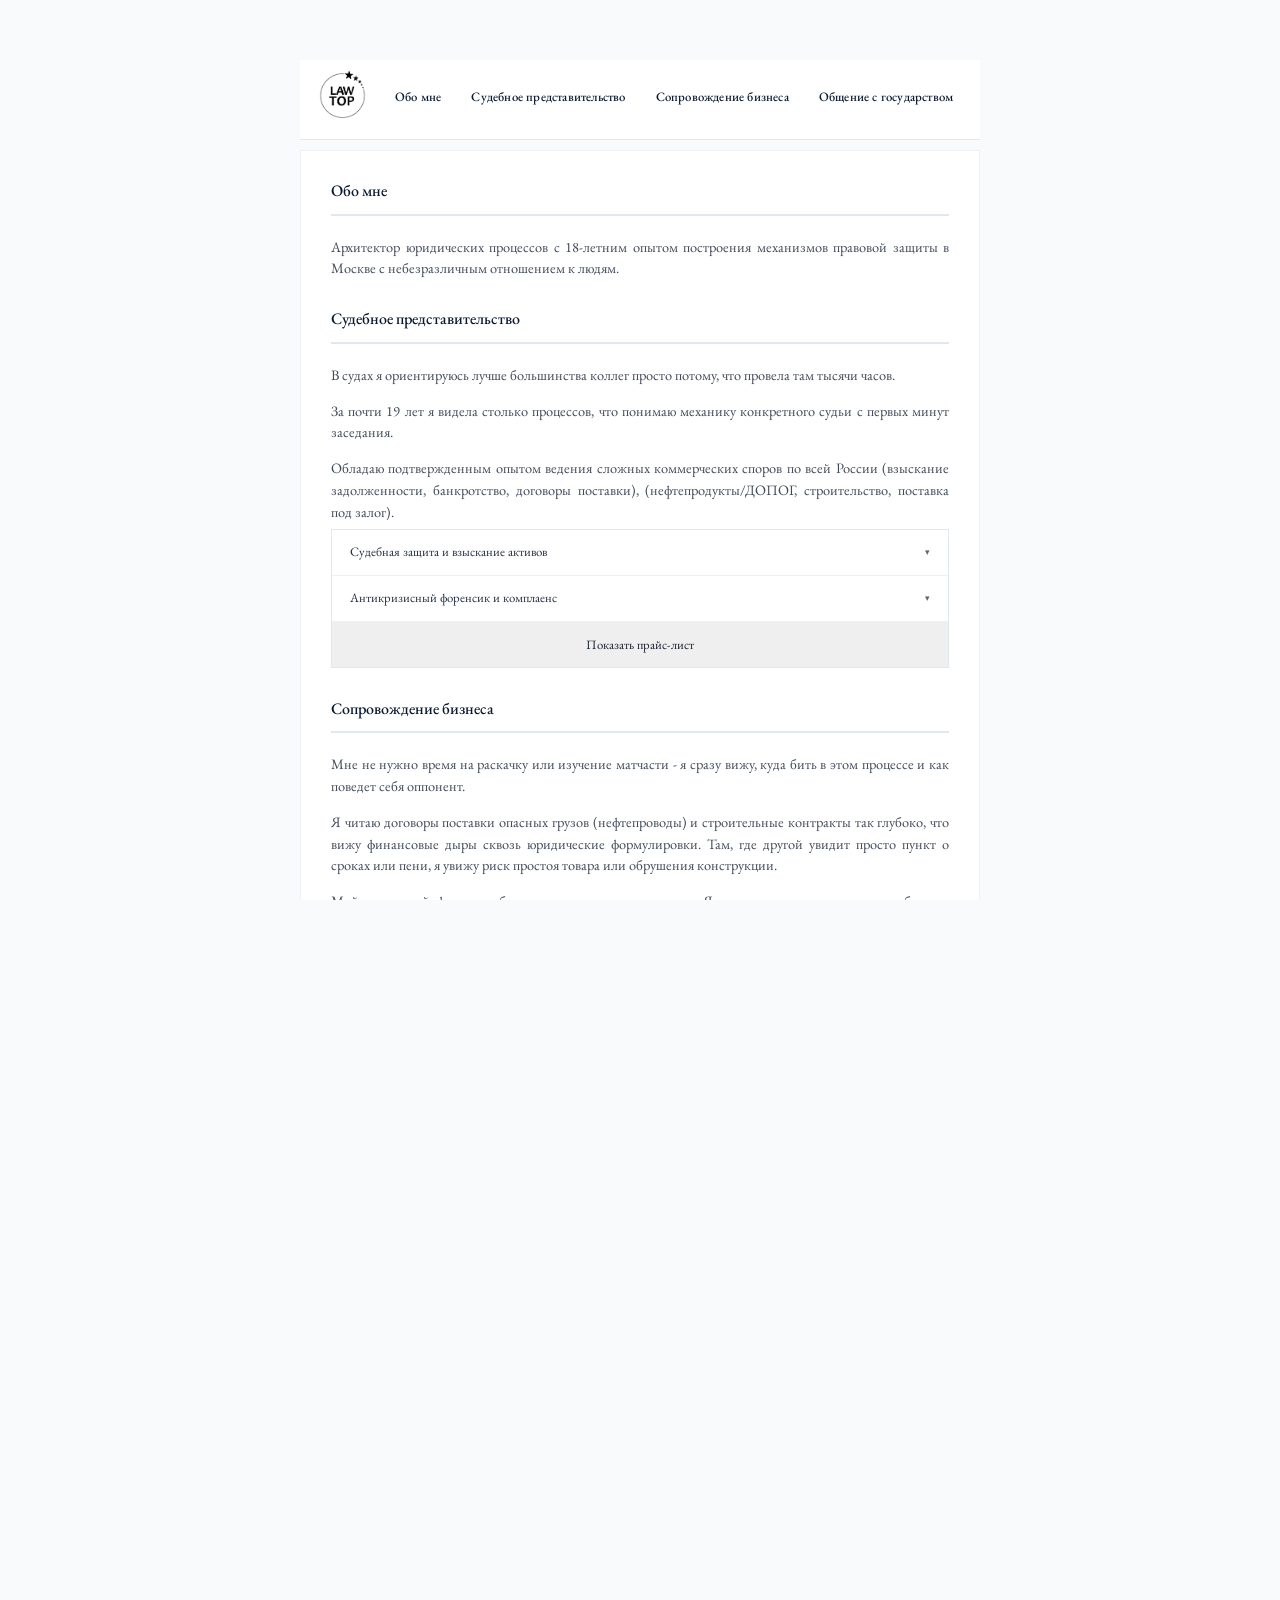
<file: index.html>
<!DOCTYPE html>
<html lang="ru">
<head>
    <meta charset="UTF-8">
    <meta name="viewport" content="width=device-width, initial-scale=1.0">
    <link href="https://fonts.googleapis.com/css2?family=EB+Garamond:ital,wght@0,400..800;1,400..800&display=swap" rel="stylesheet">
    <title>ЮРИСТ</title>
    
    <!-- Подключение шрифта EB Garamond для официального стиля -->

    <!-- ГЛАВНАЯ СТРОКА: подключение ваших стилей -->
    <link rel="stylesheet" href="styles.css">
    <style>
    html {
        -webkit-text-size-adjust: 100%; /* Запрещает хаотичное увеличение шрифтов */
    }
</style>

</head>
<div class="container">
    <body>
        <header class="site-header">
            <div class="logo-container" style="max-width: 800px; width: 60px; height: 100px;">
    <!-- Здесь вставьте свой логотип -->
            <img src="icons/logs.jpg" alt="Логотип сайта" class="logo-image">
            </div>
            <button class="burger-btn" type="button" aria-label="Открыть меню" aria-expanded="false" style="max-width:800px; width: 30px; margin-top: -75px; height:60px;"> 
                <span></span> 
                <span></span> 
                <span></span> 
            </button> <!-- МЕНЮ НАВИГАЦИИ --> 
            <nav id="main-nav" class="navigation" style="margin-left: 50px;"> 
                <ul class="nav-list"> 
                    <li><a href="#home">Обо мне</a></li> 
                    <li><a href="#about">Судебное представительство</a></li> 
                    <li><a href="#services">Сопровождение бизнеса</a></li> 
                    <li><a href="#prices">Общение с государством</a></li>  
                </ul> 
            </nav>

            
        </header>
        <div class="card">
            <section id="home"> 
                <h2>Обо мне</h2> 
                <p>Архитектор юридических процессов с 18-летним опытом построения механизмов правовой защиты в Москве с небезразличным отношением к людям.</p>
            </section>
            <section id="about">
                <h2>Судебное представительство</h2>
                <p>В судах я ориентируюсь лучше большинства коллег просто потому, что провела там тысячи часов.</p>
                <p>За почти 19 лет я видела столько процессов, что понимаю механику конкретного судьи с первых минут заседания.</p>
                <p>Обладаю подтвержденным опытом ведения сложных коммерческих споров по всей России (взыскание задолженности, банкротство, договоры поставки), (нефтепродукты/ДОПОГ, строительство, поставка под залог).</p>
            <div class="accordion-native">
                <details>
                <summary class="native-header">Судебная защита и взыскание активов</summary>
                <div class="native-content">
                    <p>Мой уникальный опыт дает преимущество при построении обороны.<br><br>
                            - Полный цикл взыскания дебиторской задолженности через суд, службу судебных приставов (ФССП) и банкротство.<br><br>
                            - Представительство интересов в судах всех инстанций (СОЮ, Арбитраж) по разным категориям дел (ЖКХ, стройка, поставка, перевозка, банкротство, административные производства, перевозки, порядок пользования имуществом).<br><br>
                            - Работа высокой плотности: участие в конвейере заседаний (до 20 в неделю), ведение десятков дел одновременно.<br><br>
                            - Контроль деятельности арбитражных управляющих, анализ отчетов, поиск оснований для оспаривания сделок должника.</p>
                </div>
        </details>
                <details>
                <summary class="native-header">Антикризисный форенсик и комплаенс</summary>
                <div class="native-content">
                    <p>Работа помощника АУ и расследование схем недопоставок показали мой талант детектива.<br><br>
                            - Forensic-анализ бухгалтерской документации должника (за 3 года) для выявления признаков вывода активов.<br><br>
                            - Расследование мошеннических схем поставщиков на маркетплейсах (Ozon); выявление уязвимостей площадок.<br><br>
                            - Разработка комплекта документов по защите персональных данных (152-ФЗ) и коммерческой тайне («с нуля»).<br><br>
                            - Мониторинг законодательства и адаптация внутренних политик под новые регуляторные требования.</p>
                </div>
            </details>
                <button onclick="togglePrices()" id="js1-toggle-btn">Показать прайс-лист</button>
<div id="js1-prices-table" style="display: none; margin-top: 15px;">
    <!-- Обертка для адаптации под мобильные устройства -->
<div class="price-table-wrapper">
    <table class="simple-price-table">
        <tbody>
            <tr>
                <td>Ведение дела в Арбитражном суде (споры юридических лиц и ИП)</td>
                <td>от 20 000 рублей</td>
            </tr>
            <tr>
                <td>Ведение дела в суде общей юрисдикции (споры физических лиц)</td>
                <td>от 20 000 рублей</td>
            </tr>
            <tr>
                <td>Участие в судебном заседании без подготовки позиции</td>
                <td>от 15 000 рублей</td>
            </tr>
            <tr>
                <td>Ведение исполнительного производства</td>
                <td>от 5 000 рублей</td>
            </tr>
        </tbody>
    </table>
</div>
   <!-- Ваша таблица -->
</div>

<script>
function togglePrices() {
    var table = document.getElementById("js1-prices-table");
    var btn = document.getElementById("js1-toggle-btn");
    
    if (table.style.display === "none") {
        table.style.display = "block";
        btn.innerText = "Скрыть прайс-лист";
    } else {
        table.style.display = "none";
        btn.innerText = "Показать прайс-лист";
    }

}
function togglePrices2() {
        var table = document.getElementById("js2-prices-table");
        var btn = document.getElementById("js2-toggle-btn");
        
        if (table.style.display === "none") {
            table.style.display = "block";
            btn.innerText = "Скрыть прайс-лист";
        } else {
            table.style.display = "none";
            btn.innerText = "Показать прайс-лист";
        }}

function togglePrices3() {
        var table = document.getElementById("js3-prices-table");
        var btn = document.getElementById("js3-toggle-btn");
        
        if (table.style.display === "none") {
            table.style.display = "block";
            btn.innerText = "Скрыть прайс-лист";
        } else {
            table.style.display = "none";
            btn.innerText = "Показать прайс-лист";
        }}

</script>
            </section>
            <section id="services">
                <h2>Сопровождение бизнеса</h2> 
                <p>Мне не нужно время на раскачку или изучение матчасти - я сразу вижу, куда бить в этом процессе и как поведет себя оппонент.</p> 
                <p>Я читаю договоры поставки опасных грузов (нефтепроводы) и строительные контракты так глубоко, что вижу финансовые дыры сквозь юридические формулировки. Там, где другой увидит просто пункт о сроках или пени, я увижу риск простоя товара или обрушения конструкции.</p> 
                <p>Мой удаленный формат работы - это отлаженная машина. Я выстраиваю процессы так, чтобы они работали автономно. Мне не нужен контроль над плечом, мне нужны полномочия для принятия решений.</p> 
            <div class="accordion-native">
                <details>
                <summary class="native-header">Системное построение и управление процессами (Legal Ops)</summary>
                <div class="native-content">
                    <p>Это то, чем я горжусь: создание автономных механизмов.<br><br>
                            - Организация юридической функции «с нуля» и управление командой юристов (до 5 человек).<br><br>
                            - Перевод юридических департаментов на удаленный формат с сохранением контроля над сроками и обязательствами.<br><br>
                            - Разработка регламентов согласования договоров, внедрение электронного документооборота (ЭДО) для оптимизации бизнеса.<br><br>
                            - Постановка KPI юристам, делегирование задач и контроль исполнения без микроменеджмента.</p>
                </div>
        </details>
               <details>
                <summary class="native-header">Договорная работа и структурирование сделок</summary>
                <div class="native-content">
                    <p>Здесь моя любовь к инструкциям, порядкам и правилам находит выход.<br><br>
                            - Глубокая правовая экспертиза контрактов (подряд, поставка сложного оборудования, опасные грузы/ДОПОГ, строительство, аренда коммерческой недвижимости, в том числе у ДГИ).<br><br>
                            - Структурирование сделок, купля-продажа, цессия, отступное.<br><br>
                            - Выстраивание безопасных процессов передачи данных внутри компании; аудит IT-подрядчиков (разработчики 1С).<br><br>
                            - Суперпрофессиональная проверка контрагентов (Due Diligence) перед заключением сделок.</p>
                </div>
        </details>
              <details>
                <summary class="native-header">Техническая осведомленность</summary>
                <div class="native-content">
                    <p>Инструменты, которые подтверждают  эффективность десятилетиями.<br><br>
                            - Судебные базы: КАД Арбитр, ГАС Правосудие, Casebook.<br><br>
                            - Справочно-правовые системы: КонсультантПлюс, Гарант.<br><br>
                            - Офисное ПО: MS Office, Excel, PDF, FineRider, CamScan, 1С.</p>
                </div>
            </details>
            <button onclick="togglePrices2()" id="js2-toggle-btn">Показать прайс-лист</button>
<div id="js2-prices-table" style="display: none; margin-top: 15px;">
    <!-- Обертка для адаптации под мобильные устройства -->
<div class="price-table-wrapper">
    <table class="simple-price-table">
        <tbody>
            <tr>
                <td>Абонентское обслуживание</td>
                <td>от 30 000 рублей в месяц</td>
            </tr>
            <tr>
                <td>Проверка договора</td>
                <td>от 3 000 рублей</td>
            </tr>
        </tbody>
    </table>
</div>
    
        </section> 
        <section id="prices">
        <h2>Общение с государством</h2> 
            <p>Знаю психологию муниципальных учреждений не из учебников, а из личного общения у них в кабинетах. </p>
            <p>Моя главная особенность - понимание логики государства. Почти 19 лет я варюсь в этой системе: от рядовых запросов до защиты интересов компаний. Там, где штатный или не такой опытный юрист получит стандартную отписку, посетует на невозможность или соврет, я знаю, к кому еще зайти, написать и какой еще документ подать сегодня, чтобы дело сдвинулось.</p>
            <p>Мой подход выходит за рамки стандартной юридической поддержки. За последние годы я выстроила эффективную систему взаимодействия с государственными органами (GR) для решения общественно значимых вопросов. Этот опыт позволил мне глубоко понять логику принятия решений госорганами, что помогает находить нестандартные решения и быть уверенной в результативности и фундаментальности своей деятельности.</p>
            <p>Я анализирую бизнес-механизмы на наличие противоречий с законодательством и могу оценивать целесообразность диалога с государством для лоббирования интересов отрасли. Это позволяет мне видеть правовое поле на несколько шагов вперед и предотвращает кризисы еще до их возникновения.  я  анализирую бизнес-механизмы</p>
        <div class="accordion-native">
        <details>
                <summary class="native-header">GR и общественная экспертиза</summary>
                <div class="native-content">
                    <p>То, что приносит моральное удовлетворение и закрывает потребность в безопасности общества.<br><br>
                                - Лоббирование общественно значимых интересов во взаимодействии с государственными органами (Правительство, Прокуратура, МВД, Управы районов, специфические ведомства).<br><br>
                                - Правовое выявление и сопровождение общественных инициатив (демонтаж незаконного видеонаблюдения, благоустройство территорий).<br><br>
                                - Мотивация образовательных учреждений к проведению дополнительных уроков правовой тематики.</p>
                </div>
            </details>
<button onclick="togglePrices3()" id="js3-toggle-btn">Показать прайс-лист</button>
<div id="js3-prices-table" style="display: none; margin-top: 15px;">
    <!-- Обертка для адаптации под мобильные устройства -->
<div class="price-table-wrapper">
    <table class="simple-price-table">
        <tbody>
            <tr>
                <td>Составление письма в государственный или муниципальный орган</td>
                <td>от 5 000 рублей </td>
            </tr>
            <tr>
                <td>Проработка и ведение диалога с ведомством или компанией для лоббирования интереса</td>
                <td>от 10 000 рублей в месяц</td>
            </tr>
        </tbody>
    </table>
</div>
        </div>
        </section>
        </div>
       
        
            <footer class="site-footer">
                <div class="inner-container"> <!-- Ограничивает ширину до max-width -->
                    <div class="contact-info"> 
                        <a href="mailto:law-top@ro.ru" style="text-decoration: none; color: black; font-weight: 600; font-size: 0.8rem;">law-top@ro.ru</a> 
                    </div>
            </footer>
        </div>
        <script>
        const burger = document.querySelector('.burger-btn');
const navList = document.querySelector('.nav-list');

if (burger && navList) {
  burger.addEventListener('click', () => {
    // Переключаем класс на списке
    navList.classList.toggle('active');
    // Меняем состояние самой кнопки для анимации полосок
    burger.classList.toggle('active');
    // Блокируем прокрутку фона при открытом меню (опционально)
    document.body.classList.toggle('lock-scroll');
  });

  // Закрытие меню при клике на ссылку (опционально, для SPA)
  navList.querySelectorAll('a').forEach(link => {
    link.addEventListener('click', () => {
      navList.classList.remove('active');
      burger.classList.remove('active');
      document.body.classList.remove('lock-scroll');
    });
  });
}

/* Если используете этот класс, добавьте в CSS закрытие скролла */
/*
body.lock-scroll {
    overflow: hidden;
}
*/
</script>
    </body> 
</html>
</file>
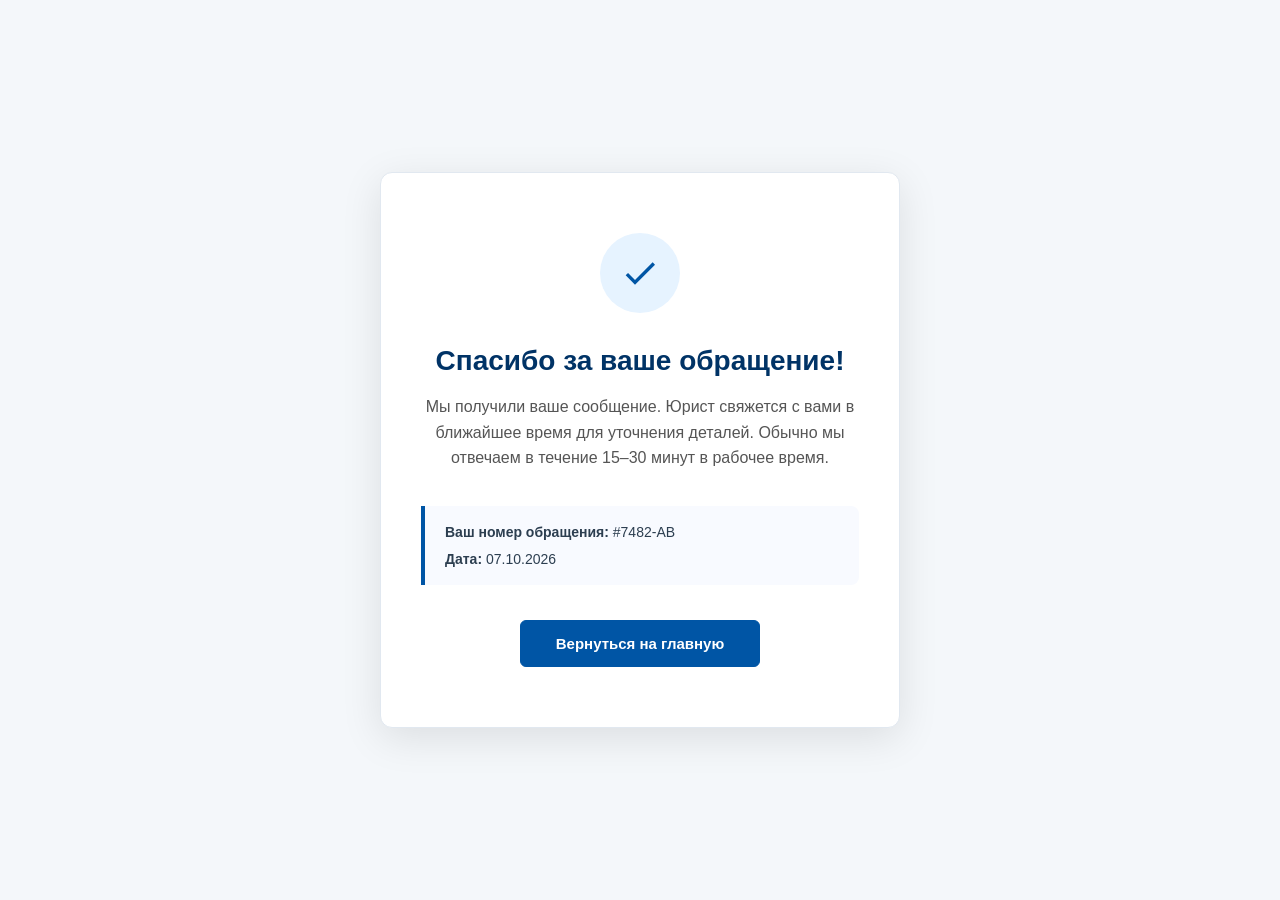
<file: thanks.html>
<!DOCTYPE html>
<html lang="ru">
<head>
    <meta charset="UTF-8">
    <meta name="viewport" content="width=device-width, initial-scale=1.0">
    <title>Сообщение отправлено</title>
    <style>
        /* Сброс стандартных отступов браузера */
        * {
            margin: 0;
            padding: 0;
            box-sizing: border-box;
        }

        body {
            font-family: -apple-system, BlinkMacSystemFont, "Segoe UI", Roboto, Helvetica, Arial, sans-serif;
            background-color: #f4f7fa;
            color: #333;
            display: flex;
            justify-content: center;
            align-items: center;
            min-height: 100vh;
            padding: 20px;
        }

        .thank-you-card {
            background-color: #ffffff;
            border-radius: 12px;
            box-shadow: 0 10px 40px rgba(0, 0, 0, 0.1);
            padding: 60px 40px;
            text-align: center;
            max-width: 520px;
            width: 100%;
            border: 1px solid #e1e8f0;
        }

        .icon-wrapper {
            width: 80px;
            height: 80px;
            background-color: #e6f3ff;
            border-radius: 50%;
            display: flex;
            justify-content: center;
            align-items: center;
            margin: 0 auto 30px;
        }

        .icon-check {
            width: 40px;
            height: 40px;
            fill: #0055a5;
        }

        h1 {
            font-size: 28px;
            font-weight: 700;
            color: #003366; /* Темно-синий, классический для юриспруденции */
            margin-bottom: 15px;
            line-height: 1.3;
        }

        p {
            font-size: 16px;
            color: #555;
            line-height: 1.6;
            margin-bottom: 35px;
        }

        .details-box {
            background-color: #f8faff;
            border-left: 4px solid #0055a5;
            padding: 15px 20px;
            text-align: left;
            margin-bottom: 35px;
            border-radius: 0 8px 8px 0;
        }

        .details-box p {
            font-size: 14px;
            color: #2c3e50;
            margin-bottom: 5px;
        }

        .details-box p:last-child {
            margin-bottom: 0;
        }

        .btn {
            display: inline-block;
            padding: 14px 35px;
            background-color: #0055a5;
            color: #ffffff;
            text-decoration: none;
            font-weight: 600;
            font-size: 15px;
            border-radius: 6px;
            transition: background-color 0.3s ease, transform 0.2s ease;
            border: 1px solid #0055a5;
        }

        .btn:hover {
            background-color: #004488;
            transform: translateY(-2px);
        }

        .btn:active {
            transform: translateY(0);
        }

        /* Адаптивность для мобильных устройств */
        @media (max-width: 480px) {
            .thank-you-card {
                padding: 40px 25px;
            }
            h1 {
                font-size: 24px;
            }
            p {
                font-size: 15px;
            }
            .btn {
                width: 100%;
                padding: 14px 20px;
            }
        }
    </style>
</head>
<body>

    <div class="thank-you-card">
        <div class="icon-wrapper">
            <!-- Встроенная SVG иконка галочки -->
            <svg class="icon-check" viewBox="0 0 24 24" xmlns="http://www.w3.org/2000/svg">
                <path d="M9 16.17L4.83 12l-1.42 1.41L9 19 21 7l-1.41-1.41z"/>
            </svg>
        </div>

        <h1>Спасибо за ваше обращение!</h1>
        <p>Мы получили ваше сообщение. Юрист свяжется с вами в ближайшее время для уточнения деталей. Обычно мы отвечаем в течение 15–30 минут в рабочее время.</p>

        <div class="details-box">
            <p><strong>Ваш номер обращения:</strong> #7482-AB</p>
            <p><strong>Дата:</strong> 07.10.2026</p>
        </div>

        <a href="/" class="btn">Вернуться на главную</a>
    </div>

</body>
</html>
</file>
<file: styles.css>
/* Базовый сброс стилей */
*,
::before,
::after {
    box-sizing: border-box;
}

html, body {
    margin: 0;
    padding: 0;
    height: 100%;
    font-family: 'EB Garamond', serif; /* Классическая антиква */
    overflow-x: hidden;
    color: #0a192f; /* Глубокий темно-синий вместо черного */
    line-height: 1.3;
    background-color: #f8fafc; /* Светлый фон документа */
}

/* Возвращаем выделение текста — это стандарт юзабилити */
body {
    user-select: auto;
}

/* --- ШАПКА И НАВИГАЦИЯ --- */
.site-header {
    position: sticky;
    top: 0;
    z-index: 999;
    background-color: #fff;
    width: 100%;
    padding: 0 15px;
    box-sizing: border-box;
    border-bottom: 1px solid #e2e8f0;
}

.site-header .container {
    display: flex;
    align-items: center;
    justify-content: space-between;
    max-width: 710px;
    margin-left: auto;
    margin-right: auto;
    height: 72px;
}

.logo-link,
.logo-image {
    display: inline-block;
    height: 50px;
    object-fit: contain;
}

.main-nav ul {
    list-style-type: none;
    margin: 0;
    padding: 0;
    display: flex;
}

.main-nav li {
    margin-left: 30px;
}

.nav-list a { 
    text-decoration: none;
    color: #0a192f;
    font-weight: 500;
    transition: color 0.2s ease, opacity 0.2s ease;
    font-size: 0.7rem;
    letter-spacing: 0.2px;
}

.nav-list a:hover { 
    color: #2c5282;
}

.burger-btn { 
    display: none;
    flex-direction: column;
    cursor: pointer;
    background: transparent;
    border: none;
    width: 30px;
    padding: 5px;
} 

.burger-btn span { 
    display: block;
    height: 3px;
    background-color: #0a192f; /* Темные полосы бургера */
    margin-bottom: 5px;
    border-radius: 3px;
    transition: transform 0.3s ease, opacity 0.3s ease;
} 

.burger-btn.active span:nth-child(1) { 
    transform: translateY(8px) rotate(45deg);
} 

.burger-btn.active span:nth-child(2) { 
    opacity: 0;
} 

.burger-btn.active span:nth-child(3) { 
    transform: translateY(-8px) rotate(-45deg);
}


/* --- ОСНОВНОЙ КОНТЕЙНЕР И ТЕКСТ (ТИПОГРАФИКА ДОКУМЕНТА) --- */
.container {
    max-width: 710px;
    margin: 0 auto;
    padding: 60px 15px 40px;
}

.container h1 {
    margin-bottom: 24px;
    color: #0a192f;
    text-align: left;
    font-size: 32px;
    padding-left: 0;
    font-weight: 700;
    line-height: 1.3;
}

.container h2 {
    margin-bottom: 20px;
    color: #0a192f;
    text-align: left;
    font-size: 1rem;
    font-weight: 500;
    line-height: 1.3;
    border-bottom: 2px solid #e2e8f0;
    padding-bottom: 12px;
    margin-top: 30px;
}

.container h3 {
    margin-bottom: 16px;
    color: #0a192f;
    text-align: left;
    font-size: 22px;
    font-weight: 600;
    line-height: 1.4;
}

.container p {
    opacity: 0.9;
    font-size: 0.9rem;
    line-height: 1.5;
    max-width: 800px;
    text-align: justify;
    hyphens: auto;
    color: #2d3748;
    margin-bottom: 0.5em;
}

/* Абзацы с красной строкой (вместо несуществующего p1) */
.container .doc-text {
    font-size: 1rem;
    text-align: justify;
    text-indent: 2em;
    margin-top: 0;
    margin-bottom: 1.5em;
    padding-left: 0;
    color: #2d3748;
}


/* --- КАРТОЧКИ И СЕТКИ --- */
.card-row {
  display: grid;
  grid-template-columns: repeat(auto-fit, minmax(280px, 1fr));
  gap: 30px;
  width: 100%;
  margin: 0 auto;
}

.text-card {
    background-color: #ffffff;
    border-radius: 0;
    padding: 30px;
    display: flex;
    flex-direction: column;
    justify-content: left;
    text-align: left;
    width: 100%;
    border: 1px solid #edf2f7;
    transition: transform 0.2s ease-in-out, box-shadow 0.2s ease-in-out;
}

.text-card:hover {
    transform: translateY(-4px);
    box-shadow: 0 10px 25px -5px rgba(0, 0, 0, 0.05);
}

.card-grid {
    display: grid;
    gap: 30px;
    width: 100%;
    grid-template-columns: repeat(auto-fit, minmax(280px, 1fr));
}

.card {
    background-color: #ffffff;
    border-radius: 0;
    padding: 0px 30px;
    text-align: left;
    width: 100%;
    display: block;
    border: 1px solid #edf2f7;
    transition: transform 0.2s ease-in-out, box-shadow 0.2s ease-in-out;
    margin-top: 10px;
}

.card:hover { 
    transform: translateY(-4px);
    box-shadow: 0 10px 25px -5px rgba(0, 0, 0, 0.05);
}

.card-content {
    text-align: left;
    font-size: 1rem;
    color: #2d3748;
}

.card2 { 
  background-color: #ffffff; 
  border-radius: 0; 
  padding: 1rem; 
  border: 1px solid #edf2f7;
  transition: transform 0.2s ease-in-out, box-shadow 0.2s ease-in-out;
}
.skill-item:hover .card2 { 
  transform: translateY(-4px);
  box-shadow: 0 10px 25px -5px rgba(0, 0, 0, 0.05);
}


/* --- НАВЫКИ --- */
.skills-container { 
  display: grid; 
  gap: 2rem; 
  justify-content: start; 
  background-color: #fff;
  padding: 2rem;
  border-radius: 0;
  border: 1px solid #edf2f7;
  width: 100%;
  margin-bottom: 4rem;
}

@media (max-width: 768px) { 
  .skills-container { 
      grid-template-columns: repeat(2, 1fr); 
  } 
} 

@media (max-width: 480px) { 
  .skills-container { 
      grid-template-columns: 1fr; 
  } 
}

.skill-item { 
  display: grid; 
  align-items: center; 
  gap: 1.5rem; 
  grid-template-columns: repeat(3, 2fr);
}

.skill-item img { 
  filter: grayscale(100%); /* Монохромные иконки выглядят строже */
  transition: filter 0.2s ease-in-out; 
} 

.skill-item:hover img, 
.skill-item:focus-within img { 
  filter: none; 
} 

.skill-item p { 
  margin-top: 0;
  line-height: 1.6;
  text-align: left; 
  color: #2d3748;
}


/* --- ТАБЛИЦА ЦЕН --- */
.price-table-wrapper {
    overflow-x: auto;
    padding-bottom: 10px;
    width: 100%;
}

.simple-price-table {
    width: 100%;
    border-collapse: collapse;
    min-width: 100%;
    font-size: 0.9rem;
    line-height: 1.6;
    border: 1px solid #e2e8f0;
}

.simple-price-table th,
.simple-price-table td {
    text-align: left;
    padding: 14px 16px;
    border: 1px solid #e2e8f0;
    color: #2d3748;
    font-size: 0.8rem;
    
}

.simple-price-table thead {
    background-color: #f7fafc;
    font-weight: 600;
    color: #0a192f;
    text-transform: uppercase;
    font-size: 0.8rem;
    letter-spacing: 1px;
    
}

.simple-price-table tbody tr:nth-child(even) {
    background-color: #f8fafc;
}

.simple-price-table tbody td {
    border-top: none;
    border-bottom: 1px solid #e2e8f0;
    
}
.simple-price-table tbody tr:last-child td {
    border-bottom: none;
}

@media screen and (max-width: 767px) {
    .simple-price-table th,
    .simple-price-table td {
        padding: 12px 10px;
        font-size: 0.95rem;
    }
    
    /* Оставляем шапку таблицы видимой — это профессионально */
    .simple-price-table thead {
        display: table-header-group;
    }
}


/* --- АККОРДЕОН --- */
.accordion-native {
  border: 1px solid #e2e8f0;
  border-radius: 0;
  overflow: hidden;
  max-width: 710px;
  width: 100%;
  margin-bottom: 5%;
}

details {
  border-bottom: 1px solid #f0f0f0;
  background-color: #fff;
}

details:last-child {
  border-bottom: none;
}

.native-header {
  display: flex;
  justify-content: space-between;
  align-items: center;
  padding: 14px 18px;
  cursor: pointer;
  list-style: none;
  transition: background-color 0.2s ease;
  font-size: 0.8rem;
  font-weight: 400;
  color: #0a192f;
  opacity: 0.9;
  
}

.native-header:hover {
  background-color: #f7fafc;
}

details summary::-webkit-details-marker {
  display: none;
}

.native-header::after {
  content: '▾';
  transition: transform 0.25s ease;
  color: #4a5568;
  font-size: 0.7em;
}

details[open] > .native-header {
    background-color: #f7fafc;
}

details[open] > .native-header::after {
  transform: rotate(180deg);
}

.native-content {
  padding: 20px 18px 14px;
  color: #4a5568;
  line-height: 1.7;
  border-top: 1px solid #e2e8f0;
  font-size: 0.9em;
  
  
  
}

@media (max-width: 768px) {
  .native-header, .native-content {
    padding-left: 16px;
    padding-right: 16px;
  }
}


/* --- ФУТЕР --- */
.site-footer {
    width: 100%;
    color: #030f1b;
    padding-top: 3rem;
    padding-bottom: 2rem;
    box-sizing: border-box;
}

.inner-container {
    width: 100%;
    max-width: 710px;
    margin: 0 auto;
    display: grid;
    gap: 2rem;
    grid-template-columns: auto 1fr;
    align-items: start;
}

.logo {
    grid-area: 1 / 1 / span 1 / span 1;
    justify-self: start;
    width: 64px;
    filter: brightness(0) invert(1); /* Делаем логотип белым */
}

.email-link {
    justify-self: self-end;
    text-decoration: none;
    color: #cbd5e0;
    transition: color 0.2s ease-in-out;
    align-self: center;
}
.email-link:hover { 
    color: #63b3ed; 
}

.contact-info {
    grid-column: 1/-1;
    text-align: center;
    font-size: 0.85rem;
    margin-top: 2rem;
    color: #718096;
}


/* --- ФОРМА --- */
.application-form {
    max-width: 710px; 
    width: 100%;
    padding: 30px; 
    border: 1px solid #e2e8f0; 
    border-radius: 0;
    background-color: #fff; 
    margin: 0 auto;
     
} 
label { 
    display: block; 
    margin-bottom: 8px; 
    font-weight: 500; 
    color: #0a192f;
    font-size: 1rem;
} 
input[type="text"], input[type="email"], select, textarea { 
    width: 100%; 
    padding: 12px; 
    margin-bottom: 15px; 
    border: 1px solid #e2e8f0; 
    border-radius: 0;
    box-sizing: border-box; 
    font-size: 0.9rem; 
    color: #2d3748;
} 
textarea { 
    resize: vertical; 
    min-height: 100px; 
} 
.checkbox-group { 
    position: relative; 
    margin-bottom: 20px; 
    display: flex; 
    align-items: flex-start; 
} 
.checkbox-group input[type="checkbox"] { 
    margin-right: 10px; 
    margin-top: 3px; 
    transform: scale(1.2); 
} 
button { 
    padding: 14px 20px;
    cursor: pointer;
    color: #1a202f;
    border: none;
    border-radius: 0;
    font-size: 0.8rem;
    width: 100%;
    font-weight: 400;
    transition: background-color 0.2s ease;
    font-family: 'EB Garamond';
}
} 
button:hover {
    background-color: #ffffff;
    margin-left: auto;
}
button:disabled { 
    background-color: #a0a0a0; 
    cursor: not-allowed; 
} 
#result { 
    margin-top: 15px; 
    font-size: 18px; 
    color: #4a5568; 
} 
.honeypot { 
    display: none; 
}


/* --- РАЗДЕЛИТЕЛИ БЛОКОВ --- */
.thin-divider {
    border: none;
    height: 1px;
    background-color: #e2e8f0;
    
}

.dotted-divider {
    border: none;
    height: 1px;
    background-color: repeating-linear-gradient(90deg, #e2e8f0, #e2e8f0 4px, transparent 4px, transparent 8px);
    margin: 50px 0;
}


/* --- МЕДИА-ЗАПРОСЫ АДАПТАЦИИ --- */

/* Планшеты и малые ноутбуки */
@media screen and (max-width: 768px) {
    .site-header .container {
        height: auto;
        padding: 10px 0;
    }
    .main-nav li {
        margin-left: 20px;
    }
    .nav-list a {
        font-size: 15px;
    }
    
    .container {
        padding-top: 40px;
        gap: 30px;
    }
    
    .skills-container {
        grid-template-columns: repeat(2, 1fr);
    }
    
    .application-form {
        padding: 20px;
    }
    
    .nav-list {
        display: none;
        position: absolute;
        top: 72px;
        left: 0;
        right: 0;
        background: #fff;
        flex-direction: column;
        align-items: flex-start;
        padding: 20px 15px 25px;
        box-shadow: 0 4px 10px rgba(0,0,0,0.05);
    }
    
    .nav-list.active {
        display: flex;
    }
    
    .burger-btn {
        display: flex;
       
    }
}

/* Смартфоны: одна колонка везде */
@media screen and (max-width: 480px) {
    .container h1 {
        font-size: 28px;
    }
    .container h2 {
        font-size: 1.1rem;
    }
    .container h3 {
        font-size: 20px;
    }
    
    .card-row, .card-grid {
        grid-template-columns: 1fr;
    }
    
    .skills-container {
        grid-template-columns: 1fr;
    }
    
    .simple-price-table th,
    .simple-price-table td {
        padding: 5px 2px;
        font-size: 0.8rem;
    }
    
    .accordion-native {
        
        margin-right: 10px;
    }
    
    .inner-container {
        grid-template-columns: 1fr;
        gap: 1.5rem;
    }
    
    .logo {
        justify-self: center;
    }
    .email-link {
        justify-self: center;
    }
}

/* Принудительная адаптация ширины контейнеров */
@media screen and (max-width: 768px) {
    html, body, .site-header, .card-grid, .card-row, .container, .application-form {
        width: 100% !important;
        max-width: 100% !important;
        margin-left: 0 !important;
        margin-right: 0 !important;
        left: 0 !important;
        right: 0 !important;
    }
    
    .text-card, .card {
        min-width: unset !important;
        padding: 10px;
    }
}

/* Базовый сброс стилей */
*,
::before,
::after {
    box-sizing: border-box;
}



/* --- ШАПКА И НАВИГАЦИЯ --- */
.site-header {
    position: sticky;
    top: 0;
    z-index: 1000; /* Повышаем, чтобы хедер был поверх всего */
    background-color: #fff;
    width: 100%;
    padding: 0 15px;
    box-sizing: border-box;
    border-bottom: 1px solid #e2e8f0;
    height: 80px;
}

.site-header .container {
    display: flex;
    align-items: center;
    justify-content: space-between;
    max-width: 710px;
    margin-left: auto;
    margin-right: auto;
    height: 72px;
    position: relative; /* Важно: точка отсчета для абсолютного позиционирования меню */
}

/* Лого */
.logo-link,
.logo-image {
    display: inline-block;
    height: 55px;
    object-fit: contain;
    margin-top: 7px;
}

/* Навигация */
.navigation 

.nav-list {
    list-style-type: none;
    margin: 0;
    padding: 0;
    display: flex;
    align-items: center;
    margin-top: -94px;
    height: 60px;
}

.nav-list li {
    margin-left: 30px;
}

.nav-list a { 
    text-decoration: none;
    color: #0a192f;
    font-weight: 500;
    transition: color 0.2s ease;
    font-size: 0.8rem;
    letter-spacing: 0.2px;
}

.nav-list a:hover { 
    color: #2c5282;
}

/* Кнопка бургер — по умолчанию скрыта */
.burger-btn { 
    display: none;
    flex-direction: column;
    cursor: pointer;
    background: transparent;
    border: none;
    width: 30px;
    padding: 5px;
    z-index: 1001; /* Выше, чем у хедера, чтобы быть кликабельной */
} 

.burger-btn span { 
    display: block;
    height: 3px;
    background-color: #0a192f;
    margin-bottom: 5px;
    border-radius: 3px;
    transition: transform 0.3s ease, opacity 0.3s ease;
    width: 100%;
} 

/* Анимация крестика при открытии */
.burger-btn.active span:nth-child(1) { 
    transform: translateY(8px) rotate(45deg);
} 
.burger-btn.active span:nth-child(2) { 
    opacity: 0;
} 
.burger-btn.active span:nth-child(3) { 
    transform: translateY(-8px) rotate(-45deg);
}


/* --- ОСНОВНОЙ КОНТЕЙНЕР И ТЕКСТ --- */

/* (Остальные стили текста, карточек, таблиц и формы остаются без изменений, как в вашем исходнике) */

/* --- ФУТЕР --- */
.site-footer {
    width: 100%;
    color: #cbd5e0;
    padding-top: 3rem;
    padding-bottom: 2rem;
    box-sizing: border-box;
}

.inner-container {
    width: 100%;
    max-width: 710px;
    margin: 0 auto;
    display: grid;
    gap: 2rem;
    grid-template-columns: auto 1fr;
    align-items: start;
}

.logo {
    grid-area: 1 / 1 / span 1 / span 1;
    justify-self: start;
    width: 64px;
    filter: brightness(0) invert(1);
}

.email-link {
    justify-self: self-end;
    text-decoration: none;
    color: #cbd5e0;
    transition: color 0.2s ease-in-out;
    align-self: center;
}
.email-link:hover { 
    color: #63b3ed; 
}

.copyright {
    grid-column: 1/-1;
    text-align: center;
    font-size: 0.85rem;
    opacity: 0.6;
    margin-top: 2rem;
    color: #718096;
    margin: auto;
}


/* --- МЕДИА-ЗАПРОСЫ АДАПТАЦИИ --- */

/* Планшеты и малые ноутбуки (точка перелома) */
@media screen and (max-width: 768px) {
    .site-header .container {
        height: auto;
        min-height: 72px;
        padding: 10px 0;
    }

    /* 1. Скрываем десктопное меню */
    .nav-list {
        display: none !important;
        position: absolute;
        top: 100%; /* Располагаем строго под хедером */
        left: 0;
        right: 0;
        background: #fff;
        flex-direction: column;
        align-items: flex-start;
        padding: 15px;
        box-shadow: 0 8px 20px rgba(0, 0, 0, 0.1);
        border-bottom: 1px solid #e2e8f0;
        z-index: 999;
    }

    /* 2. Показываем бургер */
    .burger-btn {
        display: flex;
        margin-left: auto;
    }

    /* 3. Состояние открытого меню (управляется через JS-класс .active) */
    .nav-list.active {
        display: flex !important;
        margin-left: auto;
        margin-top: 0px;
        height: auto;
    }
}

/* Смартфоны */
@media screen and (max-width: 480px) {
    .container {
        padding-top: 20px;
        line-height: 1.1rem;
    }
    
    .container h1 {
        font-size: 28px;
    }
    .container h2 {
        font-size: 1.1rem;
        font-weight: 600;
        color: #444444;
    }
    
    .card-row, .card-grid {
        grid-template-columns: 1fr;
    }
    
    .skills-container {
        grid-template-columns: 1fr;
    }
    
    .inner-container {
        grid-template-columns: 1fr;
        gap: 1.5rem;
    }
    
    .logo {
        justify-self: center;
    }
    .email-link {
        justify-self: center;
    }
}

/* Принудительная адаптация ширины (страховка от фиксированных ширин) */
@media screen and (max-width: 768px) {
    html, body, .site-header, .card-grid, .card-row, .container, .application-form {
        width: 100% !important;
        max-width: 100% !important;
        margin-left: 0 !important;
        margin-right: 0 !important;
        left: 0 !important;
        right: 0 !important;
    }
    .site-header {
    height: 80px;
        )
    
}
</file>
